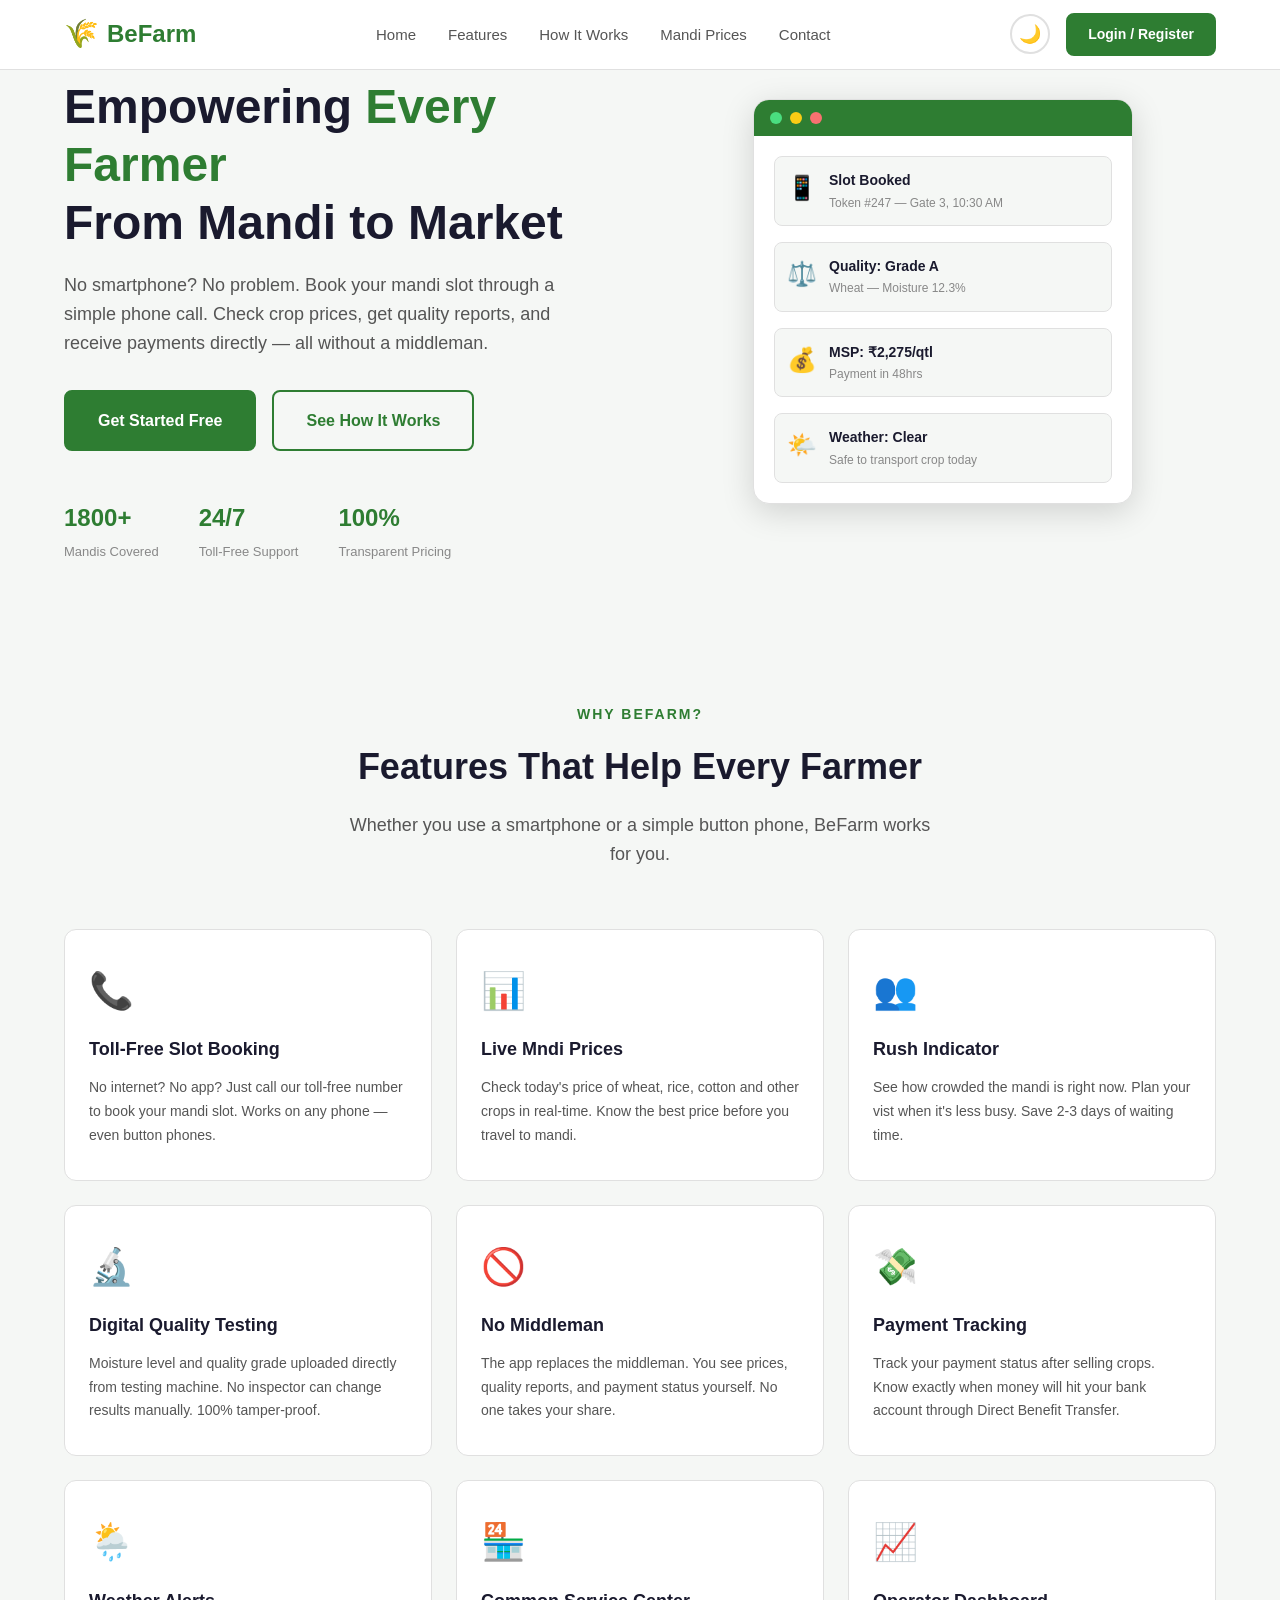
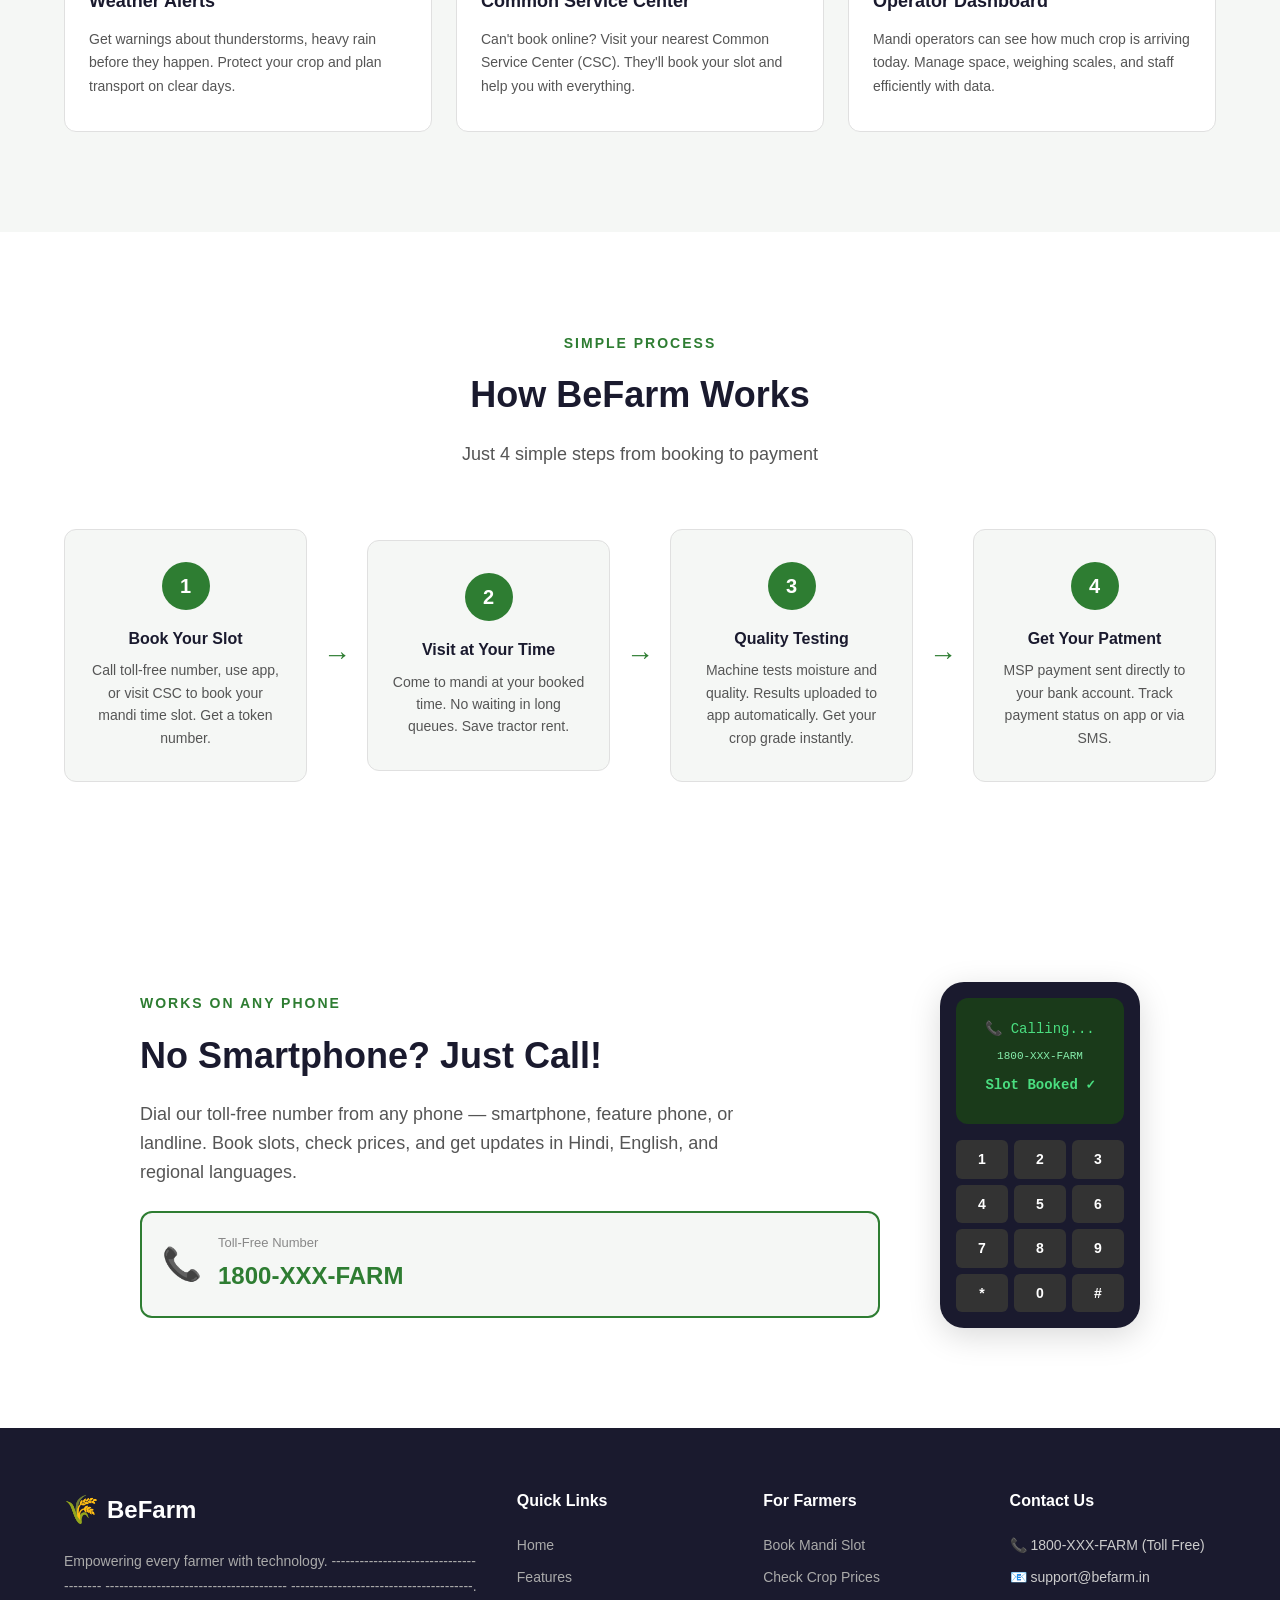
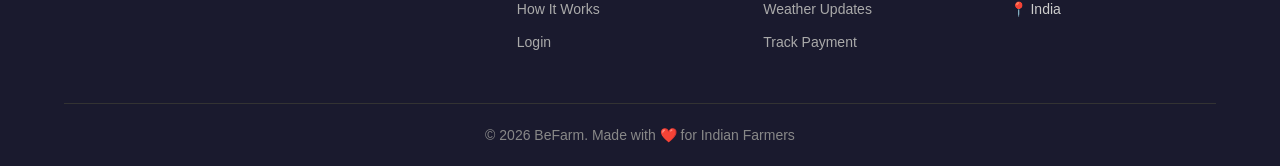
<file: frontened/index.html>
<!DOCTYPE html>
<html lang="en">
<head>
    <meta charset="UTF-8">
    <meta name="viewport" content="width=device-width, initial-scale=1.0">
    <title>BeFarm - Empowering Every Farmer</title>

    <link rel="stylesheet" href="style.css">
</head>
<body> 
    <nav class="navbar" id="navbar">
        <div class="nav-container">
            <div class="nav-logo">
                <span class="logo-icon">🌾</span>
                <span class="logo-text">BeFarm</span>
            </div>
            <ul class="nav-links" id="navLinks">
                <li><a href="#home">Home</a></li>  
                <li><a href="#features">Features</a></li>
                <li><a href="#how-it-works">How It Works</a></li>
                <li><a href="#mandi-prices">Mandi Prices</a></li>
                <li><a href="#contact">Contact</a></li>
            </ul>
            <div class="nav-actions">  
                <button class="theme-toggle" id="themeToggle" title="Toggle Dark/Light Mode">     <!--dark or light mode-->
                    <span id="themeIcon">🌙</span>
                </button>

                <a href="login.html" class="btn btn-primary nav-login-btn">
                    Login / Register
                </a>
            </div>
            <button class="hamburger" id="hamburger">
                <span class="bar"></span>
                <span class="bar"></span>
                <span class="bar"></span>
            </button>
        </div>
    </nav>
        <div class="hero-content">
            <div class="hero-text">                
                <p class="hero-subtitle">🇮🇳 ------------------</p>                             
                <h1 class="hero-title">
                    Empowering <span class="highlight">Every Farmer</span> 
                    <br>From Mandi to Market
                </h1>
                <p class="hero-description">
                    No smartphone? No problem. Book your mandi slot through 
                    a simple phone call. Check crop prices, get quality reports, 
                    and receive payments directly — all without a middleman.
                </p>
                <div class="hero-buttons">

                    <a href="login.html" class="btn btn-primary btn-large">
                        Get Started Free
                    </a>
                    <a href="#how-it-works" class="btn btn-outline btn-large">
                        See How It Works
                    </a>
                </div>

                <div class="hero-stats">
                    <div class="stat">
                        <strong>1800+</strong>
                        <span>Mandis Covered</span>
                    </div>
                    <div class="stat">
                        <strong>24/7</strong>
                        <span>Toll-Free Support</span>
                    </div>
                    <div class="stat">
                        <strong>100%</strong>
                        <span>Transparent Pricing</span>
                    </div>
                </div>
            </div>

            <div class="hero-image">
                <div class="hero-card">
                    <div class="card-header">
                        <span class="card-dot green"></span>
                        <span class="card-dot yellow"></span>
                        <span class="card-dot red"></span>
                    </div>
                    <div class="card-body">
                        <div class="card-item">
                            <span class="card-icon">📱</span>
                            <div>
                                <strong>Slot Booked</strong>
                                <p>Token #247 — Gate 3, 10:30 AM</p>
                            </div>
                        </div>
                        <div class="card-item">
                            <span class="card-icon">⚖️</span>
                            <div>
                                <strong>Quality: Grade A</strong>
                                <p>Wheat — Moisture 12.3%</p>
                            </div>
                        </div>
                        <div class="card-item">
                            <span class="card-icon">💰</span>
                            <div>
                                <strong>MSP: ₹2,275/qtl</strong>
                                <p>Payment in 48hrs</p>
                            </div>
                        </div>
                        <div class="card-item">
                            <span class="card-icon">🌤️</span>
                            <div>
                                <strong>Weather: Clear</strong>
                                <p>Safe to transport crop today</p>
                            </div>
                        </div>
                    </div>
                </div>
            </div>
        </div>
    </section>
    <section class="features" id="features">
        <div class="section-container">
            <div class="section-header">
                <p class="section-subtitle">Why BeFarm?</p>
                <h2 class="section-title">Features That Help Every Farmer</h2>
                <p class="section-description">
                    Whether you use a smartphone or a simple button phone, 
                    BeFarm works for you.
                </p>
            </div>

            <div class="features-grid">
                <div class="feature-card">
                    <div class="feature-icon">📞</div>
                    <h3>Toll-Free Slot Booking</h3>
                    <p>
                        No internet? No app? Just call our toll-free number 
                        to book your mandi slot. Works on any phone — 
                        even button phones.
                    </p>
                </div>

                <div class="feature-card">
                    <div class="feature-icon">📊</div>
                    <h3>Live Mndi Prices</h3>
                    <p>
                        Check today's price of wheat, rice, cotton and 
                        other crops in real-time. Know the best price 
                        before you travel to mandi.
                    </p>
                </div>

                <div class="feature-card">
                    <div class="feature-icon">👥</div>
                    <h3>Rush Indicator</h3>
                    <p>
                        See how crowded the mandi is right now. 
                        Plan your vist when it's less busy. 
                        Save 2-3 days of waiting time.
                    </p>
                </div>

                <div class="feature-card">
                    <div class="feature-icon">🔬</div>
                    <h3>Digital Quality Testing</h3>
                    <p>
                        Moisture level and quality grade uploaded directly 
                        from testing machine. No inspector can change 
                        results manually. 100% tamper-proof.
                    </p>
                </div>

                <div class="feature-card">
                    <div class="feature-icon">🚫</div>
                    <h3>No Middleman</h3>
                    <p>
                        The app replaces the middleman. You see prices, 
                        quality reports, and payment status yourself. 
                        No one takes your share.
                    </p>
                </div>

                <div class="feature-card">
                    <div class="feature-icon">💸</div>
                    <h3>Payment Tracking</h3>
                    <p>
                        Track your payment status after selling crops. 
                        Know exactly when money will hit your bank account 
                        through Direct Benefit Transfer.
                    </p>
                </div>

                <div class="feature-card">
                    <div class="feature-icon">🌦️</div>
                    <h3>Weather Alerts</h3>
                    <p>
                        Get warnings about thunderstorms, heavy rain 
                        before they happen. Protect your crop and 
                        plan transport on clear days.
                    </p>
                </div>

                <div class="feature-card">
                    <div class="feature-icon">🏪</div>
                    <h3>Common Service Center</h3>
                    <p>
                        Can't book online? Visit your nearest Common 
                        Service Center (CSC). They'll book your slot 
                        and help you with everything.
                    </p>
                </div>

                <div class="feature-card">
                    <div class="feature-icon">📈</div>
                    <h3>Operator Dashboard</h3>
                    <p>
                        Mandi operators can see how much crop is arriving 
                        today. Manage space, weighing scales, and staff 
                        efficiently with data.
                    </p>
                </div>
            </div>
        </div>
    </section>

    <section class="how-it-works" id="how-it-works">
        <div class="section-container">
            <div class="section-header">
                <p class="section-subtitle">Simple Process</p>
                <h2 class="section-title">How BeFarm Works</h2>
                <p class="section-description">
                    Just 4 simple steps from booking to payment
                </p>
            </div>

            <div class="steps-container">
                <div class="step-card">
                    <div class="step-number">1</div>
                    <h3>Book Your Slot</h3>
                    <p>
                        Call toll-free number, use app, or visit CSC 
                        to book your mandi time slot. Get a token number.
                    </p>
                </div>

                <div class="step-connector">→</div>
                      <div class="step-card">
                    <div class="step-number">2</div>
                    <h3>Visit at Your Time</h3>
                    <p>
                        Come to mandi at your booked time. 
                        No waiting in long queues. Save tractor rent.
                    </p>
                </div>

                <div class="step-connector">→</div>

                <div class="step-card">
                    <div class="step-number">3</div>
                    <h3>Quality Testing</h3>
                    <p>
                        Machine tests moisture and quality. 
                        Results uploaded to app automatically. 
                        Get your crop grade instantly.
                    </p>
                </div>

                <div class="step-connector">→</div>

                <div class="step-card">
                    <div class="step-number">4</div>
                    <h3>Get Your Patment</h3>
                    <p>
                        MSP payment sent directly to your bank 
                        account. Track payment status on app or via SMS.
                    </p>
                </div>
            </div>
        </div>
    </section>
    <section class="toll-free-section">
        <div class="section-container">
            <div class="toll-free-content">
                <div class="toll-free-text">
                    <p class="section-subtitle">Works on Any Phone</p>
                    <h2 class="section-title">No Smartphone? Just Call!</h2>
                    <p class="section-description">
                        Dial our toll-free number from any phone — 
                        smartphone, feature phone, or landline. 
                        Book slots, check prices, and get updates 
                        in Hindi, English, and regional languages.
                    </p>
                    <div class="toll-free-number">
                        <span class="phone-icon">📞</span>
                        <div>
                            <p class="toll-label">Toll-Free Number</p>
                            <p class="toll-number">1800-XXX-FARM</p>
                        </div>
                    </div>
                </div>
                <div class="toll-free-visual">
                    <div class="phone-mockup">
      
                        <div class="phone-screen">
                            <p>📞 Calling...</p>
                            <p class="phone-number-display">1800-XXX-FARM</p>
                            <p class="phone-status">Slot Booked ✓</p>
                        </div>
                        <div class="phone-keypad">
                            <span>1</span><span>2</span><span>3</span>
                            <span>4</span><span>5</span><span>6</span>
                            <span>7</span><span>8</span><span>9</span>
                            <span>*</span><span>0</span><span>#</span>
                        </div>
                    </div>
                </div>
            </div>
        </div>
    </section>
    <footer class="footer" id="contact">
        <div class="section-container">
            <div class="footer-grid">
                <div class="footer-about">
                    <div class="nav-logo">
                        <span class="logo-icon">🌾</span>
                        <span class="logo-text">BeFarm</span>
                    </div>
                    <p>
                        Empowering every farmer with technology. 
                        ---------------------------------------
                        ---------------------------------------
                        ---------------------------------------.
                    </p>
                </div>
                
                <div class="footer-links-section">
                    <h4>Quick Links</h4>
                    <ul>
                        <li><a href="#home">Home</a></li>
                        <li><a href="#features">Features</a></li>
                        <li><a href="#how-it-works">How It Works</a></li>
                        <li><a href="login.html">Login</a></li>
                    </ul>
                </div>

                <div class="footer-links-section">
                    <h4>For Farmers</h4>
                    <ul>
                        <li><a href="#">Book Mandi Slot</a></li>
                        <li><a href="#">Check Crop Prices</a></li>
                        <li><a href="#">Weather Updates</a></li>
                        <li><a href="#">Track Payment</a></li>
                    </ul>
                </div>

                <div class="footer-links-section">
                    <h4>Contact Us</h4>
                    <ul>
                        <li>📞 1800-XXX-FARM (Toll Free)</li>
                        <li>📧 support@befarm.in</li>
                        <li>📍 India</li>
                    </ul>
                </div>
            </div>

            <div class="footer-bottom">
                <p>© 2026 BeFarm. Made with ❤️ for Indian Farmers</p>
            </div>
        </div>
    </footer>

    <script src="script.js"></script>
</body>
</html>
</file>
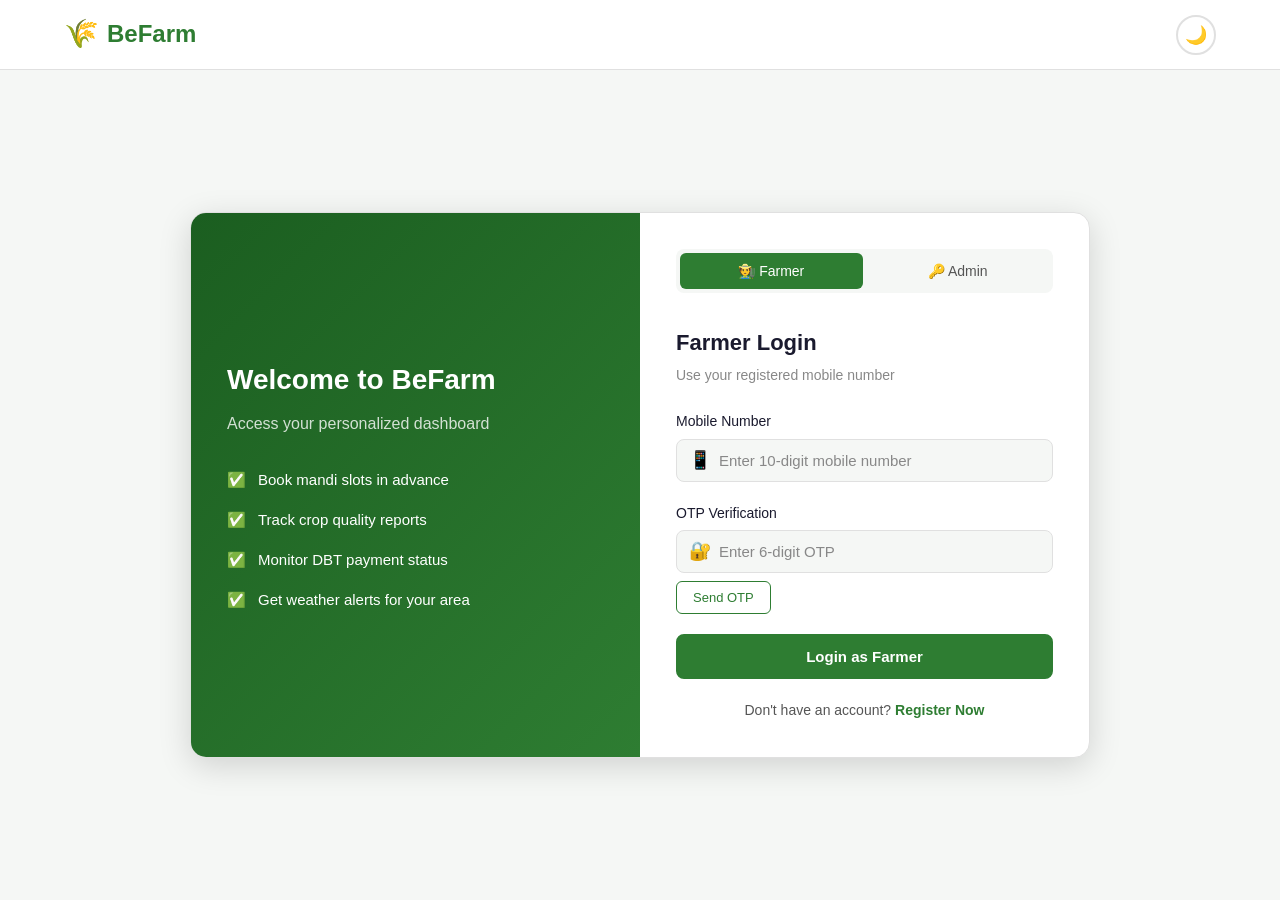
<file: frontened/login.html>
<!DOCTYPE html>
<html lang="en">
<head>
    <meta charset="UTF-8">
    <meta name="viewport" content="width=device-width, initial-scale=1.0">
    <title>Login - BeFarm</title>
    <link rel="stylesheet" href="style.css">
</head>
<body>

    <nav class="navbar" id="navbar">
        <div class="nav-container">
            <a href="index.html" class="nav-logo">
                <span class="logo-icon">🌾</span>
                <span class="logo-text">BeFarm</span>
            </a>
            <div class="nav-actions">
                <button class="theme-toggle" id="themeToggle" title="Toggle Dark/Light Mode">
                    <span id="themeIcon">🌙</span>
                </button>
            </div>
        </div>
    </nav>

    <section class="login-section">
        <div class="login-container">

            <div class="login-left">
                <h2>Welcome to BeFarm</h2>
                <p>Access your personalized dashboard</p>
                <div class="login-benefits">
                    <div class="benefit-item">
                        <span>✅</span>
                        <p>Book mandi slots in advance</p>
                    </div>
                    <div class="benefit-item">
                        <span>✅</span>
                        <p>Track crop quality reports</p>
                    </div>
                    <div class="benefit-item">
                        <span>✅</span>
                        <p>Monitor DBT payment status</p>
                    </div>
                    <div class="benefit-item">
                        <span>✅</span>
                        <p>Get weather alerts for your area</p>
                    </div>
                </div>
            </div>

            <div class="login-right">
                <div class="login-tabs">
                    <button class="tab-btn active" data-tab="farmer">
                        🧑‍🌾 Farmer
                    </button>
                    <button class="tab-btn" data-tab="admin">
                        🔑 Admin
                    </button>
                </div>

                <!-- FARMER LOGIN FORM -->
                <form class="login-form active" id="farmer-form">
                    <h3>Farmer Login</h3>
                    <p class="form-subtitle">
                        Use your registered mobile number
                    </p>

                    <div class="input-group">
                        <label for="farmer-phone">Mobile Number</label>
                        <div class="input-with-icon">
                            <span class="input-icon">📱</span>
                            <input
                                type="tel"
                                id="farmer-phone"
                                placeholder="Enter 10-digit mobile number"
                                maxlength="10"
                                required
                            >
                        </div>
                    </div>

                    <div class="input-group">
                        <label for="farmer-otp">OTP Verification</label>
                        <div class="input-with-icon">
                            <span class="input-icon">🔐</span>
                            <input
                                type="text"
                                id="farmer-otp"
                                placeholder="Enter 6-digit OTP"
                                maxlength="6"
                            >
                        </div>
                        <button type="button" class="otp-btn">Send OTP</button>
                    </div>

                    <button type="submit" class="btn btn-primary btn-full">
                        Login as Farmer
                    </button>

                    <p class="form-footer">
                        Don't have an account?
                        <a href="register.html" class="form-link">Register Now</a>
                    </p>
                </form>

                <!-- ADMIN LOGIN FORM -->
                <form class="login-form" id="admin-form">
                    <h3>Admin Login</h3>
                    <p class="form-subtitle">
                        Government / Mandi Board officials only
                    </p>

                    <div class="input-group">
                        <label for="admin-id">Admin ID</label>
                        <div class="input-with-icon">
                            <span class="input-icon">🪪</span>
                            <input
                                type="text"
                                id="admin-id"
                                placeholder="Enter your Admin ID"
                                required
                            >
                        </div>
                    </div>

                    <div class="input-group">
                        <label for="admin-password">Password</label>
                        <div class="input-with-icon">
                            <span class="input-icon">🔒</span>
                            <input
                                type="password"
                                id="admin-password"
                                placeholder="Enter your password"
                                required
                            >
                        </div>
                    </div>

                    <button type="submit" class="btn btn-primary btn-full">
                        Login as Admin
                    </button>
                </form>

            </div>
        </div>
    </section>

    <script src="script.js"></script>
</body>
</html>
</file>
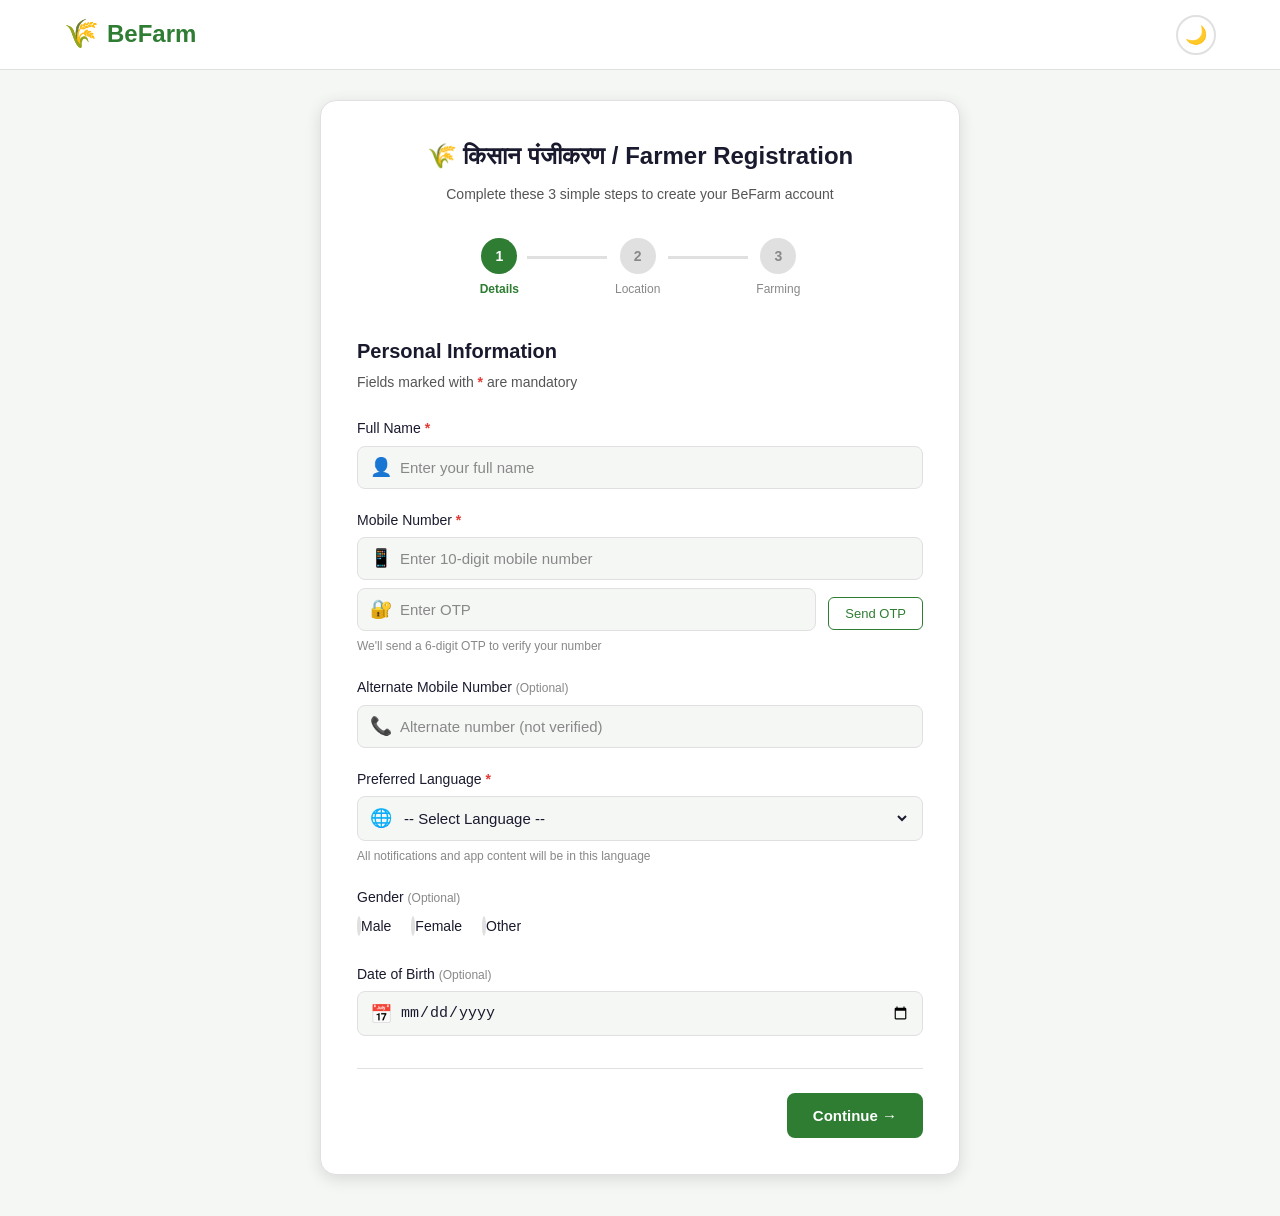
<file: frontened/registration.html>
<!DOCTYPE html>
<html lang="en">
<head>
    <meta charset="UTF-8">
    <meta name="viewport" content="width=device-width, initial-scale=1.0">
    <title>Farmer Registration - BeFarm</title>
    <link rel="stylesheet" href="style.css">
</head>
<body>

    <!-- Same navbar -->
    <nav class="navbar" id="navbar">
        <div class="nav-container">
            <a href="index.html" class="nav-logo">
                <span class="logo-icon">🌾</span>
                <span class="logo-text">BeFarm</span>
            </a>
            <div class="nav-actions">
                <button class="theme-toggle" id="themeToggle" title="Toggle Dark/Light Mode">
                    <span id="themeIcon">🌙</span>
                </button>
            </div>
        </div>
    </nav>

    <!--REGISTRATION SECTION -->
    <section class="register-section">
        <div class="register-container">
            <div class="register-header">
                <h2>🌾 किसान पंजीकरण / Farmer Registration</h2>
                <p>Complete these 3 simple steps to create your BeFarm account</p>
            </div>
            <div class="progress-bar">
                <div class="progress-step active" id="progress-1">
                    <div class="step-circle">1</div>
                    <span class="step-label">Details</span>
                </div>
                <div class="progress-line" id="line-1"></div>
                <div class="progress-step" id="progress-2">
                    <div class="step-circle">2</div>
                    <span class="step-label">Location</span>
                </div>
                <div class="progress-line" id="line-2"></div>
                <div class="progress-step" id="progress-3">
                    <div class="step-circle">3</div>
                    <span class="step-label">Farming</span>
                </div>
            </div>
            <form id="registration-form">

                <!-- STEP 1: FARMER DETAILS -->
                <div class="form-step active" id="step-1">

                    <h3 class="step-title">Personal Information</h3>
                    <p class="step-description">
                        Fields marked with <span class="required-star">*</span> are mandatory
                    </p>

                    <!-- FULL NAME (Mandatory) -->
                    <div class="input-group">
                        <label for="reg-name">
                            Full Name <span class="required-star">*</span>
                        </label>
                        <div class="input-with-icon">
                            <span class="input-icon">👤</span>
                            <input
                                type="text"
                                id="reg-name"
                                placeholder="Enter your full name"
                                required
                            >
                        </div>
                    </div>

                    <!-- MOBILE NUMBER (Mandatory) + OTP -->
                    <div class="input-group">
                        <label for="reg-phone">
                            Mobile Number <span class="required-star">*</span>
                        </label>
                        <div class="input-with-icon">
                            <span class="input-icon">📱</span>
                            <input
                                type="tel"
                                id="reg-phone"
                                placeholder="Enter 10-digit mobile number"
                                maxlength="10"
                                required
                            >
                        </div>
                        <div class="otp-row">
                            <div class="input-with-icon otp-input-wrap">
                                <span class="input-icon">🔐</span>
                                <input
                                    type="text"
                                    id="reg-otp"
                                    placeholder="Enter OTP"
                                    maxlength="6"
                                >
                            </div>
                            <button type="button" class="otp-btn" id="reg-otp-btn">
                                Send OTP
                            </button>
                        </div>
                        <small class="field-hint">
                            We'll send a 6-digit OTP to verify your number
                        </small>
                    </div>

                    <!-- ALTERNATE MOBILE (Optional) -->
                    <div class="input-group">
                        <label for="reg-alt-phone">
                            Alternate Mobile Number
                            <span class="optional-tag">(Optional)</span>
                        </label>
                        <div class="input-with-icon">
                            <span class="input-icon">📞</span>
                            <input
                                type="tel"
                                id="reg-alt-phone"
                                placeholder="Alternate number (not verified)"
                                maxlength="10"
                            >
                        </div>
                    </div>

                    <!-- PREFERRED LANGUAGE (Mandatory) -->
                    <div class="input-group">
                        <label for="reg-language">
                            Preferred Language <span class="required-star">*</span>
                        </label>
                        <div class="input-with-icon">
                            <span class="input-icon">🌐</span>
                            <select id="reg-language" required>
                                <option value="">-- Select Language --</option>
                                <option value="hi">हिंदी (Hindi)</option>
                                <option value="en">English</option>
                                <option value="mr">मराठी (Marathi)</option>
                                <option value="ta">தமிழ் (Tamil)</option>
                                <option value="te">తెలుగు (Telugu)</option>
                                <option value="pa">ਪੰਜਾਬੀ (Punjabi)</option>
                                <option value="gu">ગુજરાતી (Gujarati)</option>
                                <option value="bn">বাংলা (Bengali)</option>
                            </select>
                        </div>
                        <small class="field-hint">
                            All notifications and app content will be in this language
                        </small>
                    </div>

                    <!-- GENDER (Optional) -->
                    <div class="input-group">
                        <label>
                            Gender
                            <span class="optional-tag">(Optional)</span>
                        </label>
                        <div class="radio-group">
                            <label class="radio-label">
                                <input type="radio" name="gender" value="male">
                                <span class="radio-custom"></span>
                                Male
                            </label>
                            <label class="radio-label">
                                <input type="radio" name="gender" value="female">
                                <span class="radio-custom"></span>
                                Female
                            </label>
                            <label class="radio-label">
                                <input type="radio" name="gender" value="other">
                                <span class="radio-custom"></span>
                                Other
                            </label>
                        </div>
                    </div>

                    <!-- DATE OF BIRTH (Optional) -->
                    <div class="input-group">
                        <label for="reg-dob">
                            Date of Birth
                            <span class="optional-tag">(Optional)</span>
                        </label>
                        <div class="input-with-icon">
                            <span class="input-icon">📅</span>
                            <input
                                type="date"
                                id="reg-dob"
                            >
                        </div>
                    </div>

                    <!-- Step 1 Navigation Buttons -->
                    <div class="step-buttons">
                        <div></div>
                        <button type="button" class="btn btn-primary" onclick="nextStep(2)">
                            Continue →
                        </button>
                    </div>
                </div>


                <!-- STEP 2: LOCATION -->
                <div class="form-step" id="step-2">

                    <h3 class="step-title">Your Location</h3>
                    <p class="step-description">
                        This helps us find your nearest mandi and procurement centre
                    </p>

                    <!-- STATE (Mandatory) -->
                    <div class="input-group">
                        <label for="reg-state">
                            State <span class="required-star">*</span>
                        </label>
                        <div class="input-with-icon">
                            <span class="input-icon">📍</span>
                            <select id="reg-state" required onchange="updateDistricts()">
                                <option value="">-- Select State --</option>
                                <option value="up">Uttar Pradesh</option>
                                <option value="mp">Madhya Pradesh</option>
                                <option value="mh">Maharashtra</option>
                                <option value="pb">Punjab</option>
                                <option value="hr">Haryana</option>
                                <option value="rj">Rajasthan</option>
                                <option value="dl">Delhi</option>
                            </select>
                        </div>
                    </div>

                    <!-- DISTRICT (Mandatory) -->
                    <div class="input-group">
                        <label for="reg-district">
                            District <span class="required-star">*</span>
                        </label>
                        <div class="input-with-icon">
                            <span class="input-icon">🏛️</span>
                            <select id="reg-district" required onchange="updateTehsils()">
                                <option value="">-- Select District --</option>
                            </select>
                        </div>
                        <small class="field-hint">
                            Select your state first
                        </small>
                    </div>

                    <!-- TEHSIL / BLOCK (Mandatory) -->
                    <div class="input-group">
                        <label for="reg-tehsil">
                            Block / Tehsil <span class="required-star">*</span>
                        </label>
                        <div class="input-with-icon">
                            <span class="input-icon">🏘️</span>
                            <select id="reg-tehsil" required>
                                <option value="">-- Select Block/Tehsil --</option>
                            </select>
                        </div>
                    </div>

                    <!-- RURAL / URBAN (Mandatory) -->
                    <div class="input-group">
                        <label>
                            Area Type <span class="required-star">*</span>
                        </label>
                        <div class="radio-group">
                            <label class="radio-label">
                                <input
                                    type="radio"
                                    name="area-type"
                                    value="rural"
                                    onchange="toggleVillage()"
                                    required
                                >
                                <span class="radio-custom"></span>
                                🏡 Rural (गाँव)
                            </label>
                            <label class="radio-label">
                                <input
                                    type="radio"
                                    name="area-type"
                                    value="urban"
                                    onchange="toggleVillage()"
                                >
                                <span class="radio-custom"></span>
                                🏙️ Urban (शहर)
                            </label>
                        </div>
                    </div>

                    <!-- VILLAGE (Conditional - only for Rural) -->
                    <div class="input-group" id="village-group" style="display: none;">
                        <label for="reg-village">
                            Village <span class="required-star">*</span>
                        </label>
                        <div class="input-with-icon">
                            <span class="input-icon">🌾</span>
                            <select id="reg-village">
                                <option value="">-- Select Village --</option>
                            </select>
                        </div>
                        <small class="field-hint">
                            Select your tehsil first to see villages
                        </small>
                    </div>

                    <!-- PIN CODE (Mandatory) -->
                    <div class="input-group">
                        <label for="reg-pincode">
                            PIN Code <span class="required-star">*</span>
                        </label>
                        <div class="input-with-icon">
                            <span class="input-icon">📮</span>
                            <input
                                type="text"
                                id="reg-pincode"
                                placeholder="Enter 6-digit PIN code"
                                maxlength="6"
                                required
                            >
                        </div>
                    </div>

                    <!-- Step 2 Navigation Buttons -->
                    <div class="step-buttons">
                        <button type="button" class="btn btn-outline" onclick="prevStep(1)">
                            ← Back
                        </button>
                        <button type="button" class="btn btn-primary" onclick="nextStep(3)">
                            Continue →
                        </button>
                    </div>
                </div>


                <!-- STEP 3: FARMING PROFILE -->
                <div class="form-step" id="step-3">

                    <h3 class="step-title">Farming Profile</h3>
                    <p class="step-description">
                        Tell us about your farm so we can help you better
                    </p>

                    <!-- LAND OWNERSHIP STATUS (Mandatory) -->
                    <div class="input-group">
                        <label>
                            Land Ownership <span class="required-star">*</span>
                        </label>
                        <div class="radio-group radio-vertical">
                            <label class="radio-label">
                                <input type="radio" name="land-status" value="owned" required>
                                <span class="radio-custom"></span>
                                Owned (अपनी ज़मीन)
                            </label>
                            <label class="radio-label">
                                <input type="radio" name="land-status" value="leased">
                                <span class="radio-custom"></span>
                                Leased (किराये पर)
                            </label>
                            <label class="radio-label">
                                <input type="radio" name="land-status" value="sharecropping">
                                <span class="radio-custom"></span>
                                Sharecropping (बटाई)
                            </label>
                            <label class="radio-label">
                                <input type="radio" name="land-status" value="other">
                                <span class="radio-custom"></span>
                                Other
                            </label>
                        </div>
                    </div>

                    <!-- CULTIVATED AREA (Optional but useful) -->
                    <div class="input-group">
                        <label for="reg-area">
                            Cultivated Land Area
                            <span class="optional-tag">(Optional)</span>
                        </label>
                        <div class="area-input-row">
                            <div class="input-with-icon area-number">
                                <input
                                    type="number"
                                    id="reg-area"
                                    placeholder="e.g. 5"
                                    min="0"
                                    step="0.1"
                                >
                            </div>
                            <div class="input-with-icon area-unit">
                                <select id="reg-area-unit">
                                    <option value="acre">Acre</option>
                                    <option value="hectare">Hectare</option>
                                    <option value="bigha">Bigha</option>
                                </select>
                            </div>
                        </div>
                    </div>

                    <!-- MAIN CROPS (Checkboxes - Multiple Selection) -->
                    <div class="input-group">
                        <label>
                            Main Crops
                            <span class="optional-tag">(Select all that apply)</span>
                        </label>
                        <div class="checkbox-grid">
                            <label class="checkbox-label">
                                <input type="checkbox" name="crops" value="wheat">
                                <span class="checkbox-custom"></span>
                                🌾 Wheat (गेहूँ)
                            </label>
                            <label class="checkbox-label">
                                <input type="checkbox" name="crops" value="rice">
                                <span class="checkbox-custom"></span>
                                🍚 Rice (चावल)
                            </label>
                            <label class="checkbox-label">
                                <input type="checkbox" name="crops" value="mustard">
                                <span class="checkbox-custom"></span>
                                🌻 Mustard (सरसों)
                            </label>
                            <label class="checkbox-label">
                                <input type="checkbox" name="crops" value="cotton">
                                <span class="checkbox-custom"></span>
                                🏵️ Cotton (कपास)
                            </label>
                            <label class="checkbox-label">
                                <input type="checkbox" name="crops" value="sugarcane">
                                <span class="checkbox-custom"></span>
                                🎋 Sugarcane (गन्ना)
                            </label>
                            <label class="checkbox-label">
                                <input type="checkbox" name="crops" value="bajra">
                                <span class="checkbox-custom"></span>
                                🌿 Bajra (बाजरा)
                            </label>
                            <label class="checkbox-label">
                                <input type="checkbox" name="crops" value="maize">
                                <span class="checkbox-custom"></span>
                                🌽 Maize (मक्का)
                            </label>
                            <label class="checkbox-label">
                                <input type="checkbox" name="crops" value="soybean">
                                <span class="checkbox-custom"></span>
                                🫘 Soybean (सोयाबीन)
                            </label>
                        </div>
                    </div>

                    <!-- PREFERRED MANDI (Optional) -->
                    <div class="input-group">
                        <label for="reg-mandi">
                            Preferred Mandi
                            <span class="optional-tag">(Optional)</span>
                        </label>
                        <div class="input-with-icon">
                            <span class="input-icon">🏪</span>
                            <select id="reg-mandi">
                                <option value="">-- Select or we'll suggest nearest --</option>
                                <option value="auto">📍 Find Nearest Automatically</option>
                                <option value="mandi-1">Azadpur Mandi, Delhi</option>
                                <option value="mandi-2">Vashi Mandi, Mumbai</option>
                                <option value="mandi-3">Khanna Mandi, Punjab</option>
                                <option value="mandi-4">Neemuch Mandi, MP</option>
                            </select>
                        </div>
                        <small class="field-hint">
                            Don't know your mandi? Select "Find Nearest" — we'll help!
                        </small>
                    </div>

                    <!-- COMMUNICATION PREFERENCES -->
                    <div class="input-group">
                        <label>
                            How should we contact you?
                            <span class="optional-tag">(Select all)</span>
                        </label>
                        <div class="checkbox-grid">
                            <label class="checkbox-label">
                                <input type="checkbox" name="comm" value="sms" checked>
                                <span class="checkbox-custom"></span>
                                💬 SMS
                            </label>
                            <label class="checkbox-label">
                                <input type="checkbox" name="comm" value="voice" checked>
                                <span class="checkbox-custom"></span>
                                📞 Voice Call / IVR
                            </label>
                            <label class="checkbox-label">
                                <input type="checkbox" name="comm" value="whatsapp">
                                <span class="checkbox-custom"></span>
                                📱 WhatsApp
                            </label>
                            <label class="checkbox-label">
                                <input type="checkbox" name="comm" value="app">
                                <span class="checkbox-custom"></span>
                                🔔 App Notification
                            </label>
                        </div>
                    </div>

                    <!-- Step 3 Navigation Buttons -->
                    <div class="step-buttons">
                        <button type="button" class="btn btn-outline" onclick="prevStep(2)">
                            ← Back
                        </button>
                        <button type="submit" class="btn btn-primary">
                            ✅ Complete Registration
                        </button>
                    </div>
                </div>


                <!-- SUCCESS SCREEN -->
                <div class="form-step" id="step-success">

                    <div class="success-content">
                        <div class="success-icon">🎉</div>
                        <h3>Registration Successful!</h3>
                        <p>
                            Welcome to BeFarm! Your account has been created.
                        </p>

                        <div class="farmer-id-card">
                            <p class="id-label">Your Farmer ID</p>
                            <p class="id-number" id="generated-farmer-id">
                                FMR-2026-000001
                            </p>
                            <small>
                                Save this ID. You'll need it for mandi visits.
                            </small>
                        </div>

                        <div class="success-actions">
                            <a href="login.html" class="btn btn-primary btn-large">
                                Go to Login →
                            </a>
                            <a href="index.html" class="btn btn-outline btn-large">
                                Back to Home
                            </a>
                        </div>
                    </div>
                </div>

            </form>
        </div>
    </section>

    <script src="script.js"></script>
</body>
</html>
</file>
<file: frontened/style.css>
:root {
    --primary-green: #2e7d32;
    
    --primary-green-light: #4caf50;
    
    --primary-green-dark: #1b5e20;
    
    --bg-color: #f5f7f5;
    --bg-card: #ffffff;

    --text-primary: #1a1a2e;
    --text-secondary: #555555;    
    --text-light: #888888;
    
    --border-color: #e0e0e0;
    
    --shadow-sm: 0 2px 8px rgba(0, 0, 0, 0.08);
    --shadow-md: 0 4px 16px rgba(0, 0, 0, 0.12);
    
    --shadow-lg: 0 8px 32px rgba(0, 0, 0, 0.15);
    
    --radius-sm: 8px;
    
    --radius-md: 12px;
    
    --radius-lg: 16px;
    
    --navbar-height: 70px;
    
    --transition-speed: 0.3s;
}
body.dark-mode {
    --bg-color: #0f1a0f;
    --bg-card: #1a2e1a;
    --text-primary: #e8f5e9;
    --text-secondary: #a5d6a7;
    --text-light: #66bb6a;
    --border-color: #2e5a2e;
    --shadow-sm: 0 2px 8px rgba(0, 0, 0, 0.3);
    --shadow-md: 0 4px 16px rgba(0, 0, 0, 0.4);
    --shadow-lg: 0 8px 32px rgba(0, 0, 0, 0.5);
}
* {
    margin: 0;
    padding: 0;
    box-sizing: border-box;
}

html {
    scroll-behavior: smooth;
}

body {
    font-family: 'Segoe UI', Tahoma, Geneva, Verdana, sans-serif;
    background-color: var(--bg-color);
    color: var(--text-primary);
    line-height: 1.6;
    transition: background-color var(--transition-speed), color var(--transition-speed);
}

a {
    text-decoration: none;
    color: var(--primary-green);
    transition: color var(--transition-speed);
}

a:hover {
    color: var(--primary-green-light);
}

ul {
    list-style: none;
}

img {
    max-width: 100%;
}


/*NAVBAR STYLES*/
.navbar {
    position: fixed;
   
    top: 0;
    left: 0;
    width: 100%;
    height: var(--navbar-height);
    background-color: var(--bg-card);
    border-bottom: 1px solid var(--border-color);
    z-index: 1000;

    transition: background-color var(--transition-speed), 
                box-shadow var(--transition-speed),
                border-color var(--transition-speed);
}

.nav-container {
    max-width: 1200px;
    margin: 0 auto;
    padding: 0 24px;
    height: 100%;
    display: flex;
    align-items: center;
    justify-content: space-between;
}

.nav-logo {
    display: flex;
    align-items: center;
    gap: 8px;
    text-decoration: none;
    color: var(--text-primary);
}

.logo-icon {
    font-size: 28px;
}

.logo-text {
    font-size: 24px;
    font-weight: 700;
    color: var(--primary-green);
}

.nav-links {
    display: flex;
    gap: 32px;
}

.nav-links a {
    color: var(--text-secondary);
    font-weight: 500;
    font-size: 15px;
    padding: 8px 0;
    position: relative;
    transition: color var(--transition-speed);
}

.nav-links a::after {
    content: "";
    position: absolute;
    bottom: 0;
    left: 50%;
    width: 0;  
    height: 2px;
    background-color: var(--primary-green);
    transition: width var(--transition-speed), left var(--transition-speed);
}

.nav-links a:hover::after {
    width: 100%;
    left: 0;
}

.nav-links a:hover {
    color: var(--primary-green);
}

.nav-actions {
    display: flex;
    align-items: center;
    gap: 16px;
}

.theme-toggle {
    background: none;
    border: 2px solid var(--border-color);
    border-radius: 50%;
    width: 40px;
    height: 40px;
    cursor: pointer;
    display: flex;
    align-items: center;
    justify-content: center;
    font-size: 18px;
    transition: all var(--transition-speed);
}

.theme-toggle:hover {
    border-color: var(--primary-green);
    background-color: var(--primary-green);
    transform: rotate(30deg);
}

.btn {
    display: inline-flex;
    align-items: center;
    justify-content: center;
    padding: 12px 24px;
    border-radius: var(--radius-sm);
    font-size: 15px;
    font-weight: 600;
    border: 2px solid transparent;
    cursor: pointer;
    transition: all var(--transition-speed);
    text-decoration: none;
}

.btn-primary {
    background-color: var(--primary-green);
    color: white;
    border-color: var(--primary-green);
}

.btn-primary:hover {
    background-color: var(--primary-green-dark);
    border-color: var(--primary-green-dark);
    color: white;
    transform: translateY(-2px);
    box-shadow: var(--shadow-md);
}

.btn-outline {
    background-color: transparent;
    color: var(--primary-green);
    border-color: var(--primary-green);
}

.btn-outline:hover {
    background-color: var(--primary-green);
    color: white;
    transform: translateY(-2px);
    box-shadow: var(--shadow-md);
}

.btn-large {
    padding: 16px 32px;
    font-size: 16px;
}

.btn-full {
    width: 100%;
}

.nav-login-btn {
    padding: 8px 20px;
    font-size: 14px;
}

.hamburger {
    display: none;
    flex-direction: column;
    gap: 5px;
    background: none;
    border: none;
    cursor: pointer;
    padding: 4px;
}

.hamburger .bar {
    display: block;
    width: 25px;
    height: 3px;
    background-color: var(--text-primary);
    border-radius: 2px;
    transition: all var(--transition-speed);
}
.hero {
    min-height: 100vh;
    display: flex;
    align-items: center;
    padding-top: var(--navbar-height);
}

.hero-content {
    max-width: 1200px;
    margin: 0 auto;
    padding: 40px 24px;
    display: flex;
    align-items: center;
    gap: 60px;
    width: 100%;
}

.hero-text {
    flex: 1;
}

.hero-subtitle {
    color: var(--primary-green);
    font-weight: 600;
    font-size: 14px;
    margin-bottom: 16px;
    letter-spacing: 1px;
    text-transform: uppercase;
}

.hero-title {
    font-size: 48px;
    font-weight: 800;
    line-height: 1.2;
    margin-bottom: 20px;
    color: var(--text-primary);
}

.highlight {
    color: var(--primary-green);
}

.hero-description {
    font-size: 18px;
    color: var(--text-secondary);
    margin-bottom: 32px;
    max-width: 540px;
}

.hero-buttons {
    display: flex;
    gap: 16px;
    margin-bottom: 48px;
    flex-wrap: wrap;
}

.hero-stats {
    display: flex;
    gap: 40px;
}

.stat strong {
    display: block;
    font-size: 24px;
    color: var(--primary-green);
}

.stat span {
    font-size: 13px;
    color: var(--text-light);
}

.hero-image {
    flex: 1;
    display: flex;
    justify-content: center;
}

.hero-card {
    background: var(--bg-card);
    border: 1px solid var(--border-color);
    border-radius: var(--radius-lg);
    padding: 0;
    width: 100%;
    max-width: 380px;
    box-shadow: var(--shadow-lg);
    overflow: hidden;
}

.card-header {
    padding: 12px 16px;
    display: flex;
    gap: 8px;
    background: var(--primary-green);
}

.card-dot {
    width: 12px;
    height: 12px;
    border-radius: 50%;
}

.card-dot.green { background: #4ade80; }
.card-dot.yellow { background: #facc15; }
.card-dot.red { background: #f87171; }

.card-body {
    padding: 20px;
    display: flex;
    flex-direction: column;
    gap: 16px;
}

.card-item {
    display: flex;
    align-items: flex-start;
    gap: 12px;
    padding: 12px;
    background: var(--bg-color);
    border-radius: var(--radius-sm);
    border: 1px solid var(--border-color);
}

.card-icon {
    font-size: 24px;
    flex-shrink: 0;
}

.card-item strong {
    display: block;
    font-size: 14px;
    margin-bottom: 2px;
}

.card-item p {
    font-size: 12px;
    color: var(--text-light);
}

.section-container {
    max-width: 1200px;
    margin: 0 auto;
    padding: 0 24px;
}

.features,
.how-it-works,
.toll-free-section {
    padding: 100px 0;
}

.how-it-works {
    background-color: var(--bg-card);
}

.section-header {
    text-align: center;
    margin-bottom: 60px;
}

.section-subtitle {
    color: var(--primary-green);
    font-weight: 600;
    font-size: 14px;
    text-transform: uppercase;
    letter-spacing: 2px;
    margin-bottom: 12px;
}

.section-title {
    font-size: 36px;
    font-weight: 700;
    margin-bottom: 16px;
}

.section-description {
    font-size: 18px;
    color: var(--text-secondary);
    max-width: 600px;
    margin: 0 auto;
}
.features-grid {
    display: grid;
    grid-template-columns: repeat(3, 1fr);
    gap: 24px;
}

.feature-card {
    background: var(--bg-card);
    border: 1px solid var(--border-color);
    border-radius: var(--radius-md);
    padding: 32px 24px;
    transition: all var(--transition-speed);
}

.feature-card:hover {
    transform: translateY(-4px);
    box-shadow: var(--shadow-md);
    border-color: var(--primary-green-light);
}

.feature-icon {
    font-size: 36px;
    margin-bottom: 16px;
}

.feature-card h3 {
    font-size: 18px;
    margin-bottom: 12px;
    color: var(--text-primary);
}

.feature-card p {
    font-size: 14px;
    color: var(--text-secondary);
    line-height: 1.7;
}
.steps-container {
    display: flex;
    align-items: center;
    justify-content: center;
    gap: 16px;
    flex-wrap: wrap;
}

.step-card {
    background: var(--bg-color);
    border: 1px solid var(--border-color);
    border-radius: var(--radius-md);
    padding: 32px 24px;
    text-align: center;
    flex: 1;
    min-width: 200px;
    transition: all var(--transition-speed);
}

.step-card:hover {
    transform: translateY(-4px);
    box-shadow: var(--shadow-md);
}

.step-number {
    width: 48px;
    height: 48px;
    background: var(--primary-green);
    color: white;
    border-radius: 50%;
    display: flex;
    align-items: center;
    justify-content: center;
    font-size: 20px;
    font-weight: 700;
    margin: 0 auto 16px;
}

.step-card h3 {
    margin-bottom: 8px;
    font-size: 16px;
}

.step-card p {
    font-size: 14px;
    color: var(--text-secondary);
}

.step-connector {
    font-size: 28px;
    color: var(--primary-green);
    font-weight: bold;
}


/*  TOLL FREE SECTION  */
.toll-free-section {
    background: var(--bg-card);
}

.toll-free-content {
    display: flex;
    align-items: center;
    gap: 60px;
    max-width: 1000px;
    margin: 0 auto;
}

.toll-free-text {
    flex: 1;
}

.toll-free-text .section-title {
    text-align: left;
}

.toll-free-text .section-description {
    text-align: left;
    margin: 0 0 24px 0;
}

.toll-free-number {
    display: flex;
    align-items: center;
    gap: 16px;
    padding: 20px;
    background: var(--bg-color);
    border-radius: var(--radius-md);
    border: 2px solid var(--primary-green);
}

.phone-icon {
    font-size: 32px;
}

.toll-label {
    font-size: 13px;
    color: var(--text-light);
    margin-bottom: 4px;
}

.toll-number {
    font-size: 24px;
    font-weight: 700;
    color: var(--primary-green);
}

.toll-free-visual {
    flex: 0 0 auto;
}

.phone-mockup {
    width: 200px;
    background: var(--text-primary);
    border-radius: 24px;
    padding: 16px;
    box-shadow: var(--shadow-lg);
}

.phone-screen {
    background: #1a3a1a;
    border-radius: 12px;
    padding: 20px 12px;
    text-align: center;
    margin-bottom: 16px;
    color: #4ade80;
    font-family: monospace;
}

.phone-screen p {
    margin-bottom: 8px;
    font-size: 14px;
}

.phone-number-display {
    font-size: 11px !important;
    color: #86efac;
}

.phone-status {
    color: #4ade80;
    font-weight: bold;
}

.phone-keypad {
    display: grid;
    grid-template-columns: repeat(3, 1fr);
    gap: 6px;
}

.phone-keypad span {
    background: #333;
    color: white;
    padding: 8px;
    text-align: center;
    border-radius: 6px;
    font-size: 14px;
    font-weight: 600;
}

/*FOOTER*/
.footer {
    background: var(--text-primary);
    color: #ccc;
    padding: 60px 0 0;
}

.footer-grid {
    display: grid;
    grid-template-columns: 2fr 1fr 1fr 1fr;
    gap: 40px;
    padding-bottom: 40px;
}

.footer-about p {
    margin-top: 16px;
    font-size: 14px;
    line-height: 1.8;
    color: #aaa;
}

.footer .logo-text {
    color: white;
}

.footer-links-section h4 {
    color: white;
    margin-bottom: 20px;
    font-size: 16px;
}

.footer-links-section li {
    margin-bottom: 10px;
    font-size: 14px;
}

.footer-links-section a {
    color: #aaa;
    transition: color var(--transition-speed);
}

.footer-links-section a:hover {
    color: var(--primary-green-light);
}

.footer-bottom {
    border-top: 1px solid #333;
    padding: 20px 0;
    text-align: center;
    font-size: 14px;
    color: #888;
}


/*LOGIN PAGE STYLES*/
.login-section {
    min-height: 100vh;
    display: flex;
    align-items: center;
    justify-content: center;
    padding: calc(var(--navbar-height) + 40px) 24px 40px;
}

.login-container {
    display: flex;
    max-width: 900px;
    width: 100%;
    background: var(--bg-card);
    border-radius: var(--radius-lg);
    overflow: hidden;
    box-shadow: var(--shadow-lg);
    border: 1px solid var(--border-color);
}

.login-left {
    flex: 1;
    background: linear-gradient(135deg, var(--primary-green-dark), var(--primary-green));
    padding: 48px 36px;
    color: white;
    display: flex;
    flex-direction: column;
    justify-content: center;
}

.login-left h2 {
    font-size: 28px;
    margin-bottom: 8px;
}

.login-left > p {
    font-size: 16px;
    opacity: 0.8;
    margin-bottom: 32px;
}

.login-benefits {
    display: flex;
    flex-direction: column;
    gap: 16px;
}

.benefit-item {
    display: flex;
    align-items: center;
    gap: 12px;
    font-size: 15px;
}

.login-right {
    flex: 1;
    padding: 36px;
}


/*LOGIN TABS*/
.login-tabs {
    display: flex;
    gap: 4px;
    margin-bottom: 32px;
    background: var(--bg-color);
    border-radius: var(--radius-sm);
    padding: 4px;
}

.tab-btn {
    flex: 1;
    padding: 10px 16px;
    border: none;
    background: transparent;
    cursor: pointer;
    border-radius: 6px;
    font-size: 14px;
    font-weight: 500;
    color: var(--text-secondary);
    transition: all var(--transition-speed);
}

.tab-btn.active {
    background: var(--primary-green);
    color: white;
}

.tab-btn:hover:not(.active) {
    background: var(--border-color);
}


/*LOGIN FORMS*/
.login-form {
    display: none;
}

.login-form.active {
    display: block;
}

.login-form h3 {
    font-size: 22px;
    margin-bottom: 4px;
}

.form-subtitle {
    color: var(--text-light);
    font-size: 14px;
    margin-bottom: 24px;
}

.input-group {
    margin-bottom: 20px;
}

.input-group label {
    display: block;
    font-size: 14px;
    font-weight: 500;
    margin-bottom: 6px;
    color: var(--text-primary);
}

.input-with-icon {
    display: flex;
    align-items: center;
    border: 1px solid var(--border-color);
    border-radius: var(--radius-sm);
    padding: 0 12px;
    transition: border-color var(--transition-speed);
    background: var(--bg-color);
}

.input-with-icon:focus-within {
    border-color: var(--primary-green);
    box-shadow: 0 0 0 3px rgba(46, 125, 50, 0.1);
}

.input-icon {
    font-size: 18px;
    margin-right: 8px;
    flex-shrink: 0;
}

.input-with-icon input,
.input-with-icon select {
    flex: 1;
    padding: 12px 0;
    border: none;
    outline: none;
    font-size: 15px;
    background: transparent;
    color: var(--text-primary);
}

.input-with-icon input::placeholder {
    color: var(--text-light);
}

.otp-btn {
    margin-top: 8px;
    padding: 8px 16px;
    background: transparent;
    border: 1px solid var(--primary-green);
    color: var(--primary-green);
    border-radius: 6px;
    cursor: pointer;
    font-size: 13px;
    transition: all var(--transition-speed);
}

.otp-btn:hover {
    background: var(--primary-green);
    color: white;
}

.form-footer {
    text-align: center;
    margin-top: 20px;
    font-size: 14px;
    color: var(--text-secondary);
}

.form-link {
    color: var(--primary-green);
    font-weight: 600;
}

@media (max-width: 968px) {
    .hero-content {
        flex-direction: column;
        text-align: center;
    }

    .hero-title {
        font-size: 36px;
    }

    .hero-description {
        margin-left: auto;
        margin-right: auto;
    }

    .hero-buttons {
        justify-content: center;
    }

    .hero-stats {
        justify-content: center;
    }

    .features-grid {
        grid-template-columns: repeat(2, 1fr);
    }

    .footer-grid {
        grid-template-columns: 1fr 1fr;
    }

    .toll-free-content {
        flex-direction: column;
        text-align: center;
    }

    .toll-free-text .section-title,
    .toll-free-text .section-description {
        text-align: center;
    }

    .toll-free-number {
        justify-content: center;
    }
}

@media (max-width: 768px) {
    .hamburger {
        display: flex;
    }

    .nav-links {
        display: none;
        position: absolute;
        top: var(--navbar-height);
        left: 0;
        width: 100%;
        background: var(--bg-card);
        flex-direction: column;
        padding: 20px;
        gap: 0;
        border-bottom: 1px solid var(--border-color);
        box-shadow: var(--shadow-md);
    }

    .nav-links.active {
        display: flex;
    }

    .nav-links li {
        padding: 12px 0;
        border-bottom: 1px solid var(--border-color);
    }

    .nav-links li:last-child {
        border-bottom: none;
    }

    .nav-login-btn {
        display: none;
    }

    .hero-title {
        font-size: 28px;
    }

    .hero-stats {
        flex-direction: column;
        gap: 16px;
    }

    .features-grid {
        grid-template-columns: 1fr;
    }

    .step-connector {
        transform: rotate(90deg);
    }

    .steps-container {
        flex-direction: column;
    }

    .footer-grid {
        grid-template-columns: 1fr;
    }

    /* Login page responsive */
    .login-left {
        display: none;
    }

    .login-container {
        flex-direction: column;
    }

    .tab-btn {
        font-size: 12px;
        padding: 8px 12px;
    }
}

@media (max-width: 480px) {
    .hero-title {
        font-size: 24px;
    }

    .section-title {
        font-size: 28px;
    }

    .btn-large {
        padding: 14px 24px;
        font-size: 14px;
    }
}






/*  REGISTRATION LAYOUT */
.register-section {
    min-height: 100vh;
    padding: calc(var(--navbar-height) + 30px) 24px 40px;
    display: flex;
    justify-content: center;
    align-items: flex-start;
}

.register-container {
    width: 100%;
    max-width: 640px;
    background: var(--bg-card);
    border-radius: var(--radius-lg);
    padding: 36px;
    box-shadow: var(--shadow-md);
    border: 1px solid var(--border-color);
}

.register-header {
    text-align: center;
    margin-bottom: 32px;
}

.register-header h2 {
    font-size: 24px;
    margin-bottom: 8px;
    color: var(--text-primary);
}

.register-header p {
    color: var(--text-secondary);
    font-size: 14px;
}


/*PROGRESS BAR */
.progress-bar {
    display: flex;
    align-items: center;
    justify-content: center;
    margin-bottom: 36px;
    gap: 0;
}

.progress-step {
    display: flex;
    flex-direction: column;
    align-items: center;
    gap: 6px;
    position: relative;
}

.step-circle {
    width: 36px;
    height: 36px;
    border-radius: 50%;
    background: var(--border-color);
    color: var(--text-light);
    display: flex;
    align-items: center;
    justify-content: center;
    font-weight: 700;
    font-size: 14px;
    transition: all var(--transition-speed);
}

.progress-step.active .step-circle {
    background: var(--primary-green);
    color: white;
}

.progress-step.completed .step-circle {
    background: var(--primary-green);
    color: white;
}

.step-label {
    font-size: 12px;
    color: var(--text-light);
    font-weight: 500;
}

.progress-step.active .step-label {
    color: var(--primary-green);
    font-weight: 600;
}

.progress-line {
    width: 80px;
    height: 3px;
    background: var(--border-color);
    margin: 0 8px;
    margin-bottom: 22px;
    transition: background var(--transition-speed);
}

.progress-line.active {
    background: var(--primary-green);
}


/*FORM STEPS */
.form-step {
    display: none;
}

.form-step.active {
    display: block;
}

.step-title {
    font-size: 20px;
    margin-bottom: 4px;
    color: var(--text-primary);
}

.step-description {
    font-size: 14px;
    color: var(--text-secondary);
    margin-bottom: 24px;
}

.required-star {
    color: #e53935;
    font-weight: 700;
}

.optional-tag {
    font-size: 12px;
    color: var(--text-light);
    font-weight: 400;
}

.field-hint {
    display: block;
    margin-top: 6px;
    font-size: 12px;
    color: var(--text-light);
}


/*OTP ROW */
.otp-row {
    display: flex;
    gap: 12px;
    margin-top: 8px;
    align-items: center;
}

.otp-input-wrap {
    flex: 1;
}


/*RADIO BUTTONS */
.radio-group {
    display: flex;
    gap: 20px;
    flex-wrap: wrap;
}

.radio-group.radio-vertical {
    flex-direction: column;
    gap: 12px;
}

.radio-label {
    display: flex;
    align-items: center;
    gap: 8px;
    cursor: pointer;
    font-size: 15px;
    color: var(--text-primary);
}

.radio-label input[type="radio"] {
    display: none;
}

.radio-custom {
    width: 20px;
    height: 20px;
    border: 2px solid var(--border-color);
    border-radius: 50%;
    position: relative;
    transition: all var(--transition-speed);
    flex-shrink: 0;
}

.radio-label input[type="radio"]:checked + .radio-custom {
    border-color: var(--primary-green);
}

.radio-label input[type="radio"]:checked + .radio-custom::after {
    content: "";
    position: absolute;
    top: 50%;
    left: 50%;
    transform: translate(-50%, -50%);
    width: 10px;
    height: 10px;
    background: var(--primary-green);
    border-radius: 50%;
}
*/
.checkbox-grid {
    display: grid;
    grid-template-columns: 1fr 1fr;
    gap: 12px;
}

.checkbox-label {
    display: flex;
    align-items: center;
    gap: 8px;
    cursor: pointer;
    font-size: 14px;
    color: var(--text-primary);
    padding: 8px 12px;
    border: 1px solid var(--border-color);
    border-radius: var(--radius-sm);
    transition: all var(--transition-speed);
    background: var(--bg-color);
}

.checkbox-label:hover {
    border-color: var(--primary-green-light);
}

.checkbox-label input[type="checkbox"] {
    display: none;
}

.checkbox-custom {
    width: 18px;
    height: 18px;
    border: 2px solid var(--border-color);
    border-radius: 4px;
    position: relative;
    transition: all var(--transition-speed);
    flex-shrink: 0;
}

.checkbox-label input[type="checkbox"]:checked + .checkbox-custom {
    background: var(--primary-green);
    border-color: var(--primary-green);
}

.checkbox-label input[type="checkbox"]:checked + .checkbox-custom::after {
    content: "✓";
    position: absolute;
    top: 50%;
    left: 50%;
    transform: translate(-50%, -50%);
    color: white;
    font-size: 12px;
    font-weight: 700;
}

/* AREA INPUT ROW  */
.area-input-row {
    display: flex;
    gap: 12px;
}

.area-number {
    flex: 2;
}

.area-unit {
    flex: 1;
}


/*STEP NAVIGATION BUTTONS*/
.step-buttons {
    display: flex;
    justify-content: space-between;
    margin-top: 32px;
    padding-top: 24px;
    border-top: 1px solid var(--border-color);
}


/*SUCCESS SCREEN */
.success-content {
    text-align: center;
    padding: 20px 0;
}

.success-icon {
    font-size: 64px;
    margin-bottom: 16px;
}

.success-content h3 {
    font-size: 24px;
    color: var(--primary-green);
    margin-bottom: 8px;
}

.success-content > p {
    color: var(--text-secondary);
    margin-bottom: 24px;
}

.farmer-id-card {
    background: linear-gradient(135deg, var(--primary-green-dark), var(--primary-green));
    color: white;
    padding: 24px;
    border-radius: var(--radius-md);
    margin: 24px 0;
}

.id-label {
    font-size: 13px;
    opacity: 0.8;
    margin-bottom: 8px;
}

.id-number {
    font-size: 28px;
    font-weight: 800;
    letter-spacing: 2px;
    font-family: monospace;
    margin-bottom: 8px;
}

.farmer-id-card small {
    opacity: 0.7;
    font-size: 12px;
}

.success-actions {
    display: flex;
    gap: 16px;
    justify-content: center;
    margin-top: 24px;
    flex-wrap: wrap;
}


/*RESPONSIVE FOR REGISTRATION*/
@media (max-width: 768px) {
    .register-container {
        padding: 24px 16px;
    }

    .register-header h2 {
        font-size: 20px;
    }

    .progress-line {
        width: 40px;
    }

    .step-label {
        font-size: 10px;
    }

    .checkbox-grid {
        grid-template-columns: 1fr;
    }

    .radio-group {
        flex-direction: column;
        gap: 12px;
    }

    .otp-row {
        flex-direction: column;
    }

    .area-input-row {
        flex-direction: column;
    }

    .step-buttons {
        flex-direction: column-reverse;
        gap: 12px;
    }

    .step-buttons .btn {
        width: 100%;
    }

    .success-actions {
        flex-direction: column;
    }

    .success-actions .btn {
        width: 100%;
    }
}
</file>
